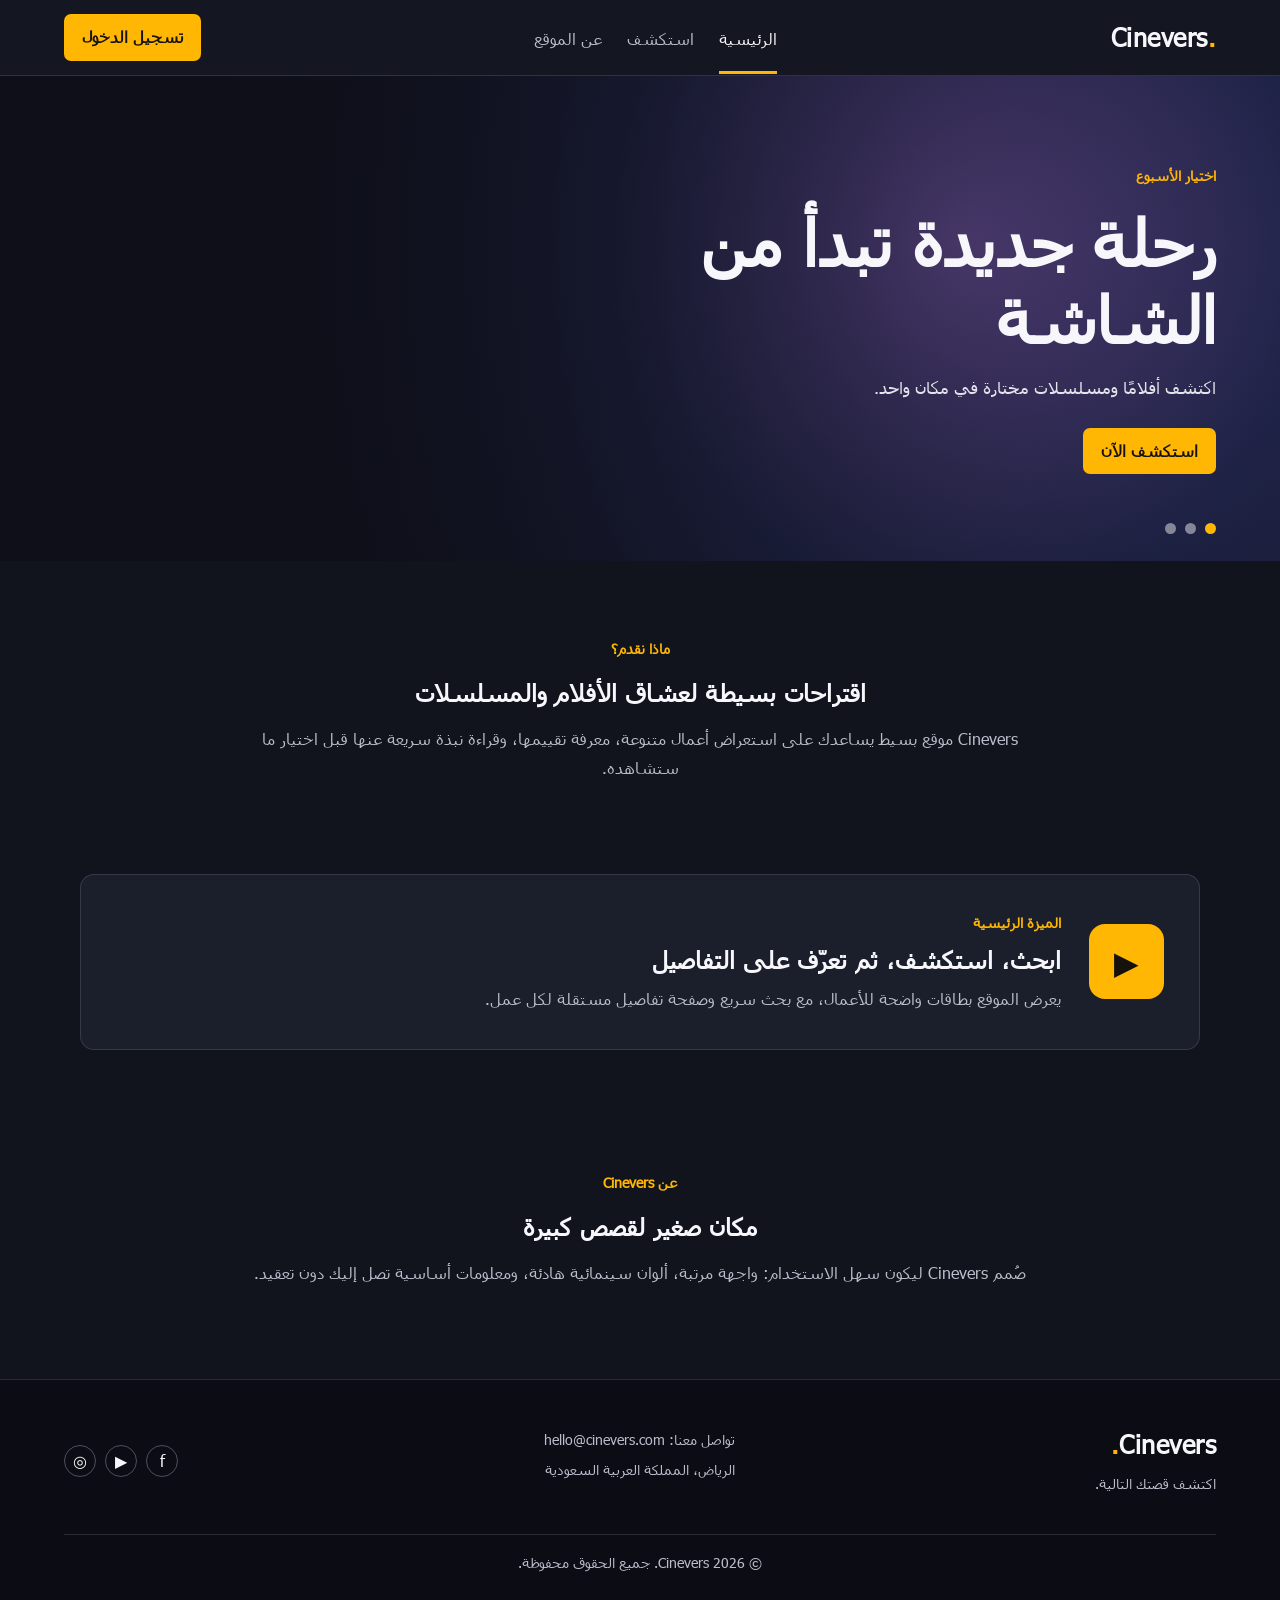
<file: cineverse/index.html>
<!-- دليل تعليمي: هذه الصفحة هي الصفحة الرئيسية. HTML يبني العناصر، CSS يحدد شكلها، وJavaScript في js/script.js يضيف حركة السلايدر. اقرأ التعليقات من الأعلى للأسفل لفهم تسلسل الصفحة. -->
<!DOCTYPE html>
<!-- تحدد لغة الصفحة واتجاه النص -->
<html lang="ar" dir="rtl">
<head>
  <!-- ترميز النصوص العربية -->
  <meta charset="UTF-8">
  <!-- يجعل الصفحة مناسبة لشاشات الهاتف -->
  <meta name="viewport" content="width=device-width, initial-scale=1.0">
  <!-- عنوان الصفحة في المتصفح -->
  <title>Cinevers | عالمك السينمائي</title>
  <!-- ربط ملف CSS الرئيسي -->
  <link rel="stylesheet" href="css/style.css">
</head>
<body>
  <!-- رأس الموقع -->
  <header class="site-header">
    <a class="logo" href="index.html">Cinevers<span>.</span></a>
    <nav class="main-nav" aria-label="التنقل الرئيسي">
      <a class="active" href="index.html">الرئيسية</a>
      <a href="browse.html">استكشف</a>
      <a href="#about">عن الموقع</a>
    </nav>
    <a class="header-button" href="login.html">تسجيل الدخول</a>
  </header>

  <!-- المحتوى الرئيسي -->
  <main>
    <!-- سلايدر الأفلام المميزة -->
    <section class="hero-slider" aria-label="أفلام مميزة">
      <article class="slide slide-one active"><div class="hero-content"><p class="eyebrow">اختيار الأسبوع</p><h1>رحلة جديدة تبدأ من الشاشة</h1><p>اكتشف أفلامًا ومسلسلات مختارة في مكان واحد.</p><a class="primary-button" href="browse.html">استكشف الآن</a></div></article>
      <article class="slide slide-two"><div class="hero-content"><p class="eyebrow">مسلسلات تستحق المشاهدة</p><h1>قصص تبقى في الذاكرة</h1><p>اختر ما يناسب مزاجك وابدأ رحلة المشاهدة.</p><a class="primary-button" href="browse.html">شاهد القائمة</a></div></article>
      <article class="slide slide-three"><div class="hero-content"><p class="eyebrow">الأعلى تقييمًا</p><h1>كل لقطة تحكي حكاية</h1><p>تعرّف على أعمال مميزة مع وصف وتقييم سريع.</p><a class="primary-button" href="browse.html">ابدأ البحث</a></div></article>
      <!-- أزرار الانتقال بين الشرائح -->
      <div class="slider-controls">
        <button class="slider-dot active" data-slide="0" aria-label="الشريحة الأولى"></button>
        <button class="slider-dot" data-slide="1" aria-label="الشريحة الثانية"></button>
        <button class="slider-dot" data-slide="2" aria-label="الشريحة الثالثة"></button>
      </div>
    </section>

    <!-- مقدمة الموقع -->
    <section class="intro-section container"><p class="section-label">ماذا نقدم؟</p><h2>اقتراحات بسيطة لعشاق الأفلام والمسلسلات</h2><p>Cinevers موقع بسيط يساعدك على استعراض أعمال متنوعة، معرفة تقييمها، وقراءة نبذة سريعة عنها قبل اختيار ما ستشاهده.</p></section>

    <!-- الميزة الرئيسية -->
    <section class="feature-section container"><div class="feature-icon">▶</div><div><p class="section-label">الميزة الرئيسية</p><h2>ابحث، استكشف، ثم تعرّف على التفاصيل</h2><p>يعرض الموقع بطاقات واضحة للأعمال، مع بحث سريع وصفحة تفاصيل مستقلة لكل عمل.</p></div></section>

    <!-- معلومات عن الموقع -->
    <section class="about-section container" id="about"><p class="section-label">عن Cinevers</p><h2>مكان صغير لقصص كبيرة</h2><p>صُمم Cinevers ليكون سهل الاستخدام: واجهة مرتبة، ألوان سينمائية هادئة، ومعلومات أساسية تصل إليك دون تعقيد.</p></section>
  </main>

  <!-- تذييل الموقع -->
  <footer class="site-footer">
    <div><a class="logo" href="index.html">Cinevers<span>.</span></a><p>اكتشف قصتك التالية.</p></div>
    <div class="footer-contact"><p>تواصل معنا: hello@cinevers.com</p><p>الرياض، المملكة العربية السعودية</p></div>
    <div class="social-links" aria-label="حسابات التواصل الاجتماعي"><a href="#" aria-label="فيسبوك">f</a><a href="#" aria-label="يوتيوب">▶</a><a href="#" aria-label="إنستغرام">◎</a></div>
    <p class="copyright">© 2026 Cinevers. جميع الحقوق محفوظة.</p>
  </footer>

  <!-- ربط ملف JavaScript -->
  <script src="js/script.js"></script>
</body>
</html>
</file>
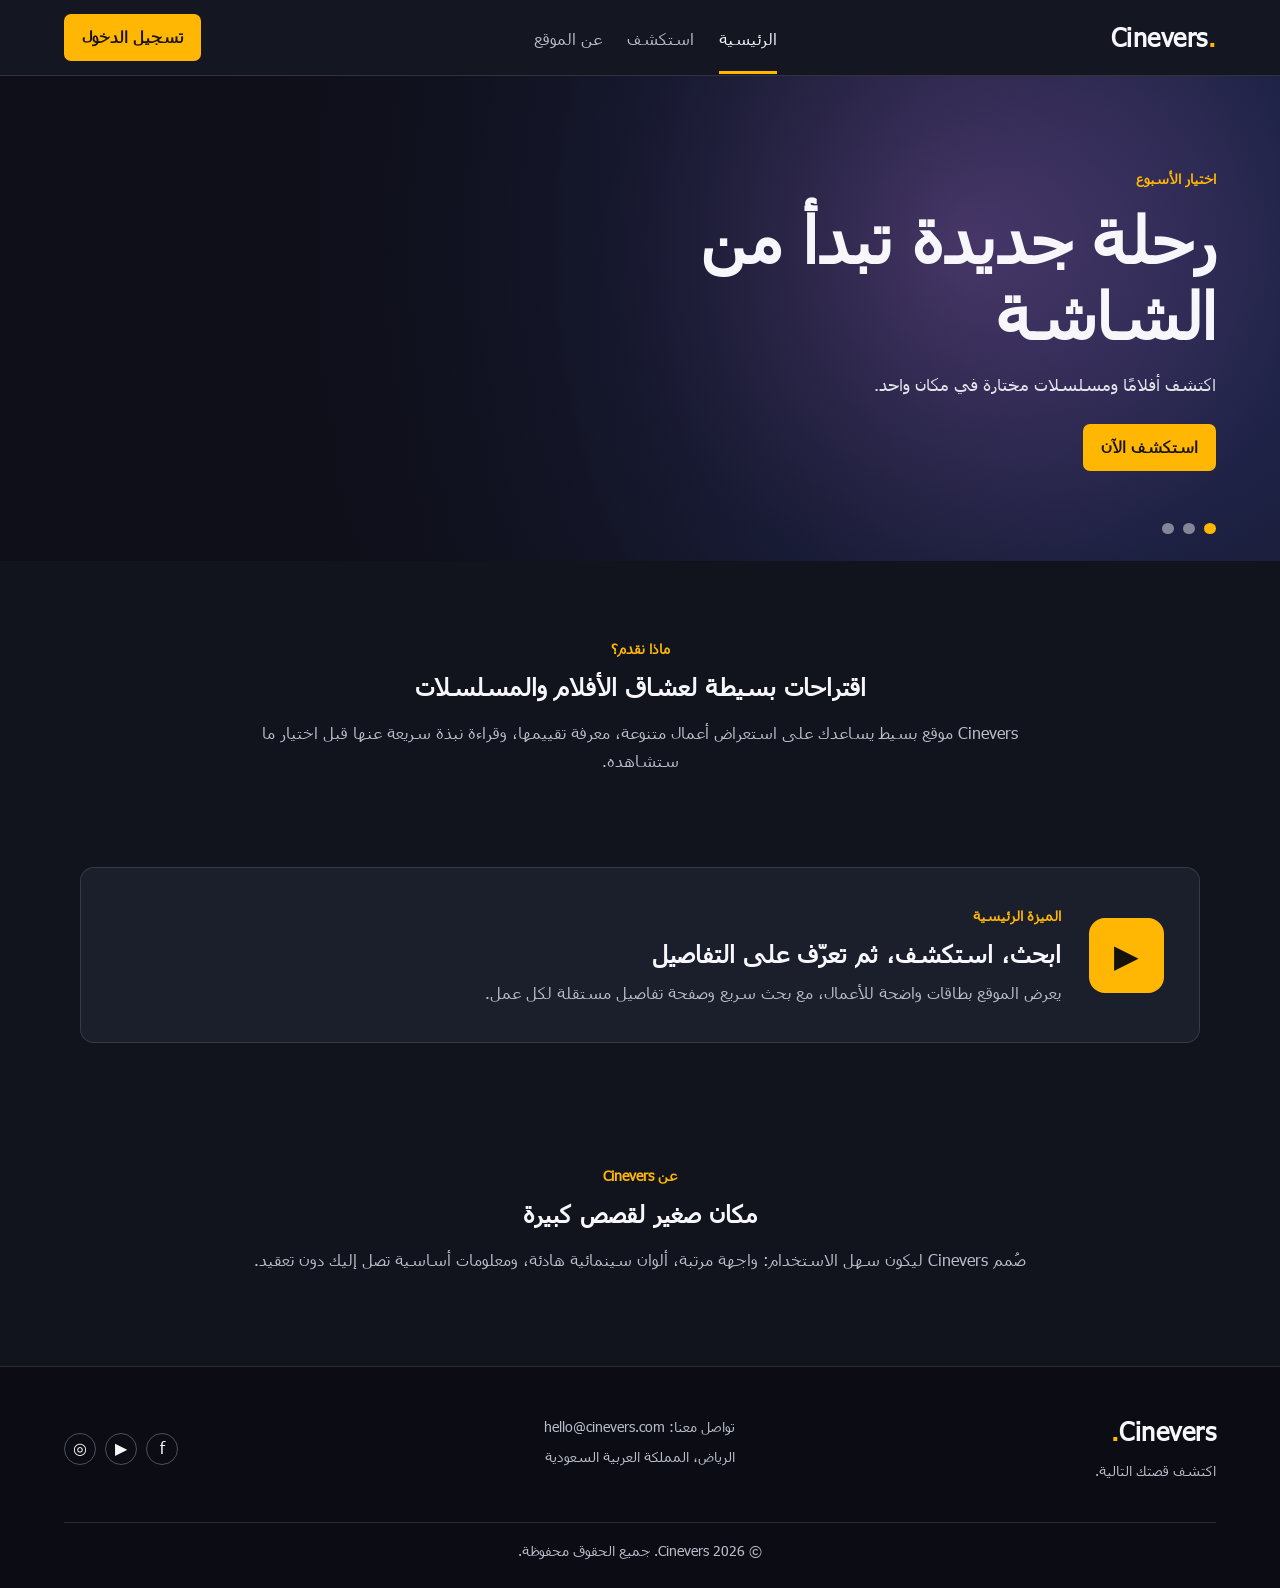
<file: cineverse/cineverse/index.html>
<!DOCTYPE html>
<html lang="ar" dir="rtl">
<head>
  <meta charset="UTF-8">
  <meta name="viewport" content="width=device-width, initial-scale=1.0">
  <title>Cinevers | عالمك السينمائي</title>
  <link rel="stylesheet" href="css/style.css">
</head>
<body>
  <header class="site-header">
    <a class="logo" href="index.html">Cinevers<span>.</span></a>
    <nav class="main-nav" aria-label="التنقل الرئيسي">
      <a class="active" href="index.html">الرئيسية</a>
      <a href="browse.html">استكشف</a>
      <a href="#about">عن الموقع</a>
    </nav>
    <a class="header-button" href="login.html">تسجيل الدخول</a>
  </header>

  <main>
    <section class="hero-slider" aria-label="أفلام مميزة">
      <article class="slide slide-one active">
        <div class="hero-content">
          <p class="eyebrow">اختيار الأسبوع</p>
          <h1>رحلة جديدة تبدأ من الشاشة</h1>
          <p>اكتشف أفلامًا ومسلسلات مختارة في مكان واحد.</p>
          <a class="primary-button" href="browse.html">استكشف الآن</a>
        </div>
      </article>
      <article class="slide slide-two">
        <div class="hero-content">
          <p class="eyebrow">مسلسلات تستحق المشاهدة</p>
          <h1>قصص تبقى في الذاكرة</h1>
          <p>اختر ما يناسب مزاجك وابدأ رحلة المشاهدة.</p>
          <a class="primary-button" href="browse.html">شاهد القائمة</a>
        </div>
      </article>
      <article class="slide slide-three">
        <div class="hero-content">
          <p class="eyebrow">الأعلى تقييمًا</p>
          <h1>كل لقطة تحكي حكاية</h1>
          <p>تعرّف على أعمال مميزة مع وصف وتقييم سريع.</p>
          <a class="primary-button" href="browse.html">ابدأ البحث</a>
        </div>
      </article>
      <div class="slider-controls">
        <button class="slider-dot active" data-slide="0" aria-label="الشريحة الأولى"></button>
        <button class="slider-dot" data-slide="1" aria-label="الشريحة الثانية"></button>
        <button class="slider-dot" data-slide="2" aria-label="الشريحة الثالثة"></button>
      </div>
    </section>

    <section class="intro-section container">
      <p class="section-label">ماذا نقدم؟</p>
      <h2>اقتراحات بسيطة لعشاق الأفلام والمسلسلات</h2>
      <p>Cinevers موقع بسيط يساعدك على استعراض أعمال متنوعة، معرفة تقييمها، وقراءة نبذة سريعة عنها قبل اختيار ما ستشاهده.</p>
    </section>

    <section class="feature-section container">
      <div class="feature-icon">▶</div>
      <div>
        <p class="section-label">الميزة الرئيسية</p>
        <h2>ابحث، استكشف، ثم تعرّف على التفاصيل</h2>
        <p>يعرض الموقع بطاقات واضحة للأعمال، مع بحث سريع وصفحة تفاصيل مستقلة لكل عمل.</p>
      </div>
    </section>

    <section class="about-section container" id="about">
      <p class="section-label">عن Cinevers</p>
      <h2>مكان صغير لقصص كبيرة</h2>
      <p>صُمم Cinevers ليكون سهل الاستخدام: واجهة مرتبة، ألوان سينمائية هادئة، ومعلومات أساسية تصل إليك دون تعقيد.</p>
    </section>
  </main>

  <footer class="site-footer">
    <div>
      <a class="logo" href="index.html">Cinevers<span>.</span></a>
      <p>اكتشف قصتك التالية.</p>
    </div>
    <div class="footer-contact"><p>تواصل معنا: hello@cinevers.com</p><p>الرياض، المملكة العربية السعودية</p></div>
    <div class="social-links" aria-label="حسابات التواصل الاجتماعي">
      <a href="#" aria-label="فيسبوك">f</a><a href="#" aria-label="يوتيوب">▶</a><a href="#" aria-label="إنستغرام">◎</a>
    </div>
    <p class="copyright">© 2026 Cinevers. جميع الحقوق محفوظة.</p>
  </footer>
  <script src="js/script.js"></script>
</body>
</html>
</file>
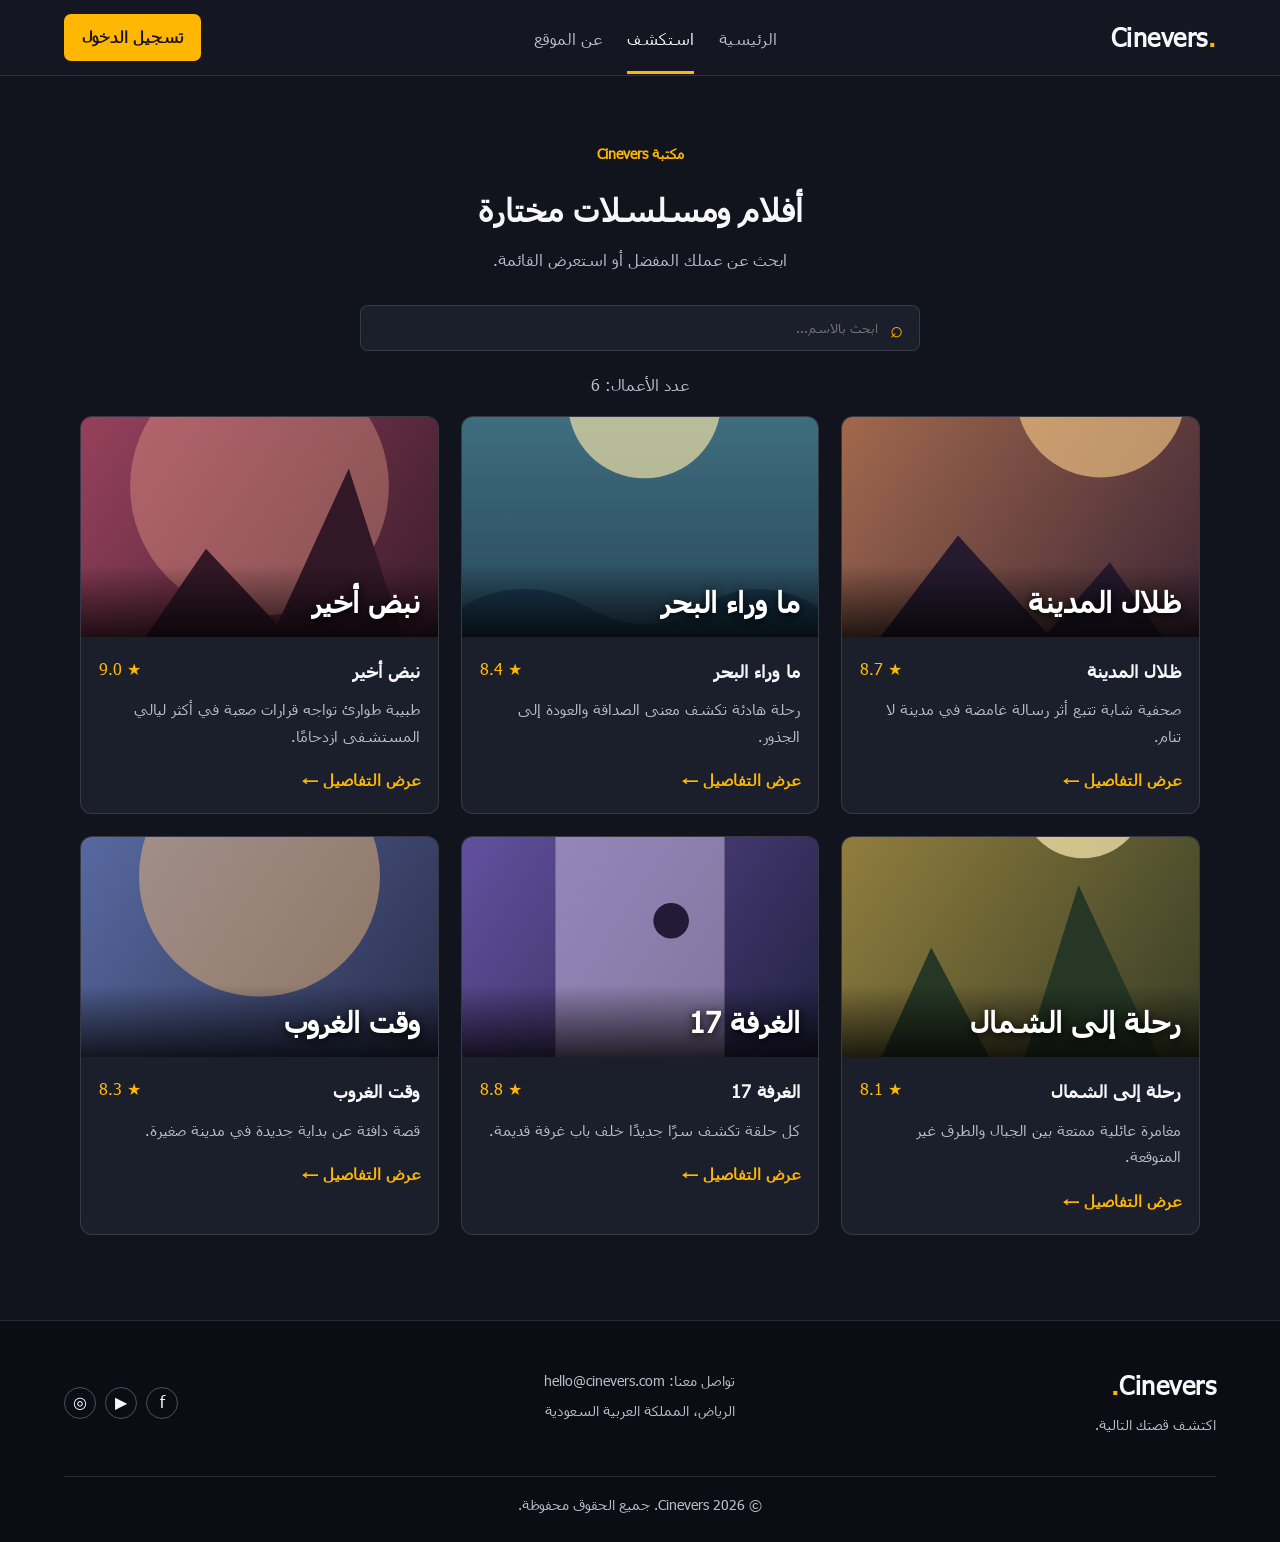
<file: cineverse/browse.html>
<!-- دليل تعليمي: صفحة الاستكشاف. مربع البحث والبطاقات يتم التحكم بهما من JavaScript، بينما CSS ينظم شكل شبكة البطاقات. -->
<!DOCTYPE html>
<!-- صفحة استعراض الأفلام -->
<html lang="ar" dir="rtl">
<head>
  <meta charset="UTF-8">
  <meta name="viewport" content="width=device-width, initial-scale=1.0">
  <title>استكشف | Cinevers</title>
  <!-- ملف التنسيق -->
  <link rel="stylesheet" href="css/style.css">
</head>
<body>
  <!-- رأس الموقع -->
  <header class="site-header"><a class="logo" href="index.html">Cinevers<span>.</span></a><nav class="main-nav" aria-label="التنقل الرئيسي"><a href="index.html">الرئيسية</a><a class="active" href="browse.html">استكشف</a><a href="index.html#about">عن الموقع</a></nav><a class="header-button" href="login.html">تسجيل الدخول</a></header>
  <!-- محتوى البحث والبطاقات -->
  <main class="browse-page container"><div class="page-heading"><p class="section-label">مكتبة Cinevers</p><h1>أفلام ومسلسلات مختارة</h1><p>ابحث عن عملك المفضل أو استعرض القائمة.</p></div><label class="search-box" for="search-input"><span>⌕</span><input id="search-input" type="search" placeholder="ابحث بالاسم..." autocomplete="off"></label><p class="results-message" id="results-message"></p><!-- JavaScript يضيف البطاقات هنا --><section class="cards-grid" id="cards-grid" aria-label="قائمة الأعمال"></section></main>
  <!-- تذييل الموقع -->
  <footer class="site-footer"><div><a class="logo" href="index.html">Cinevers<span>.</span></a><p>اكتشف قصتك التالية.</p></div><div class="footer-contact"><p>تواصل معنا: hello@cinevers.com</p><p>الرياض، المملكة العربية السعودية</p></div><div class="social-links" aria-label="حسابات التواصل الاجتماعي"><a href="#" aria-label="فيسبوك">f</a><a href="#" aria-label="يوتيوب">▶</a><a href="#" aria-label="إنستغرام">◎</a></div><p class="copyright">© 2026 Cinevers. جميع الحقوق محفوظة.</p></footer>
  <!-- ملف JavaScript -->
  <script src="js/script.js"></script>
</body>
</html>
</file>
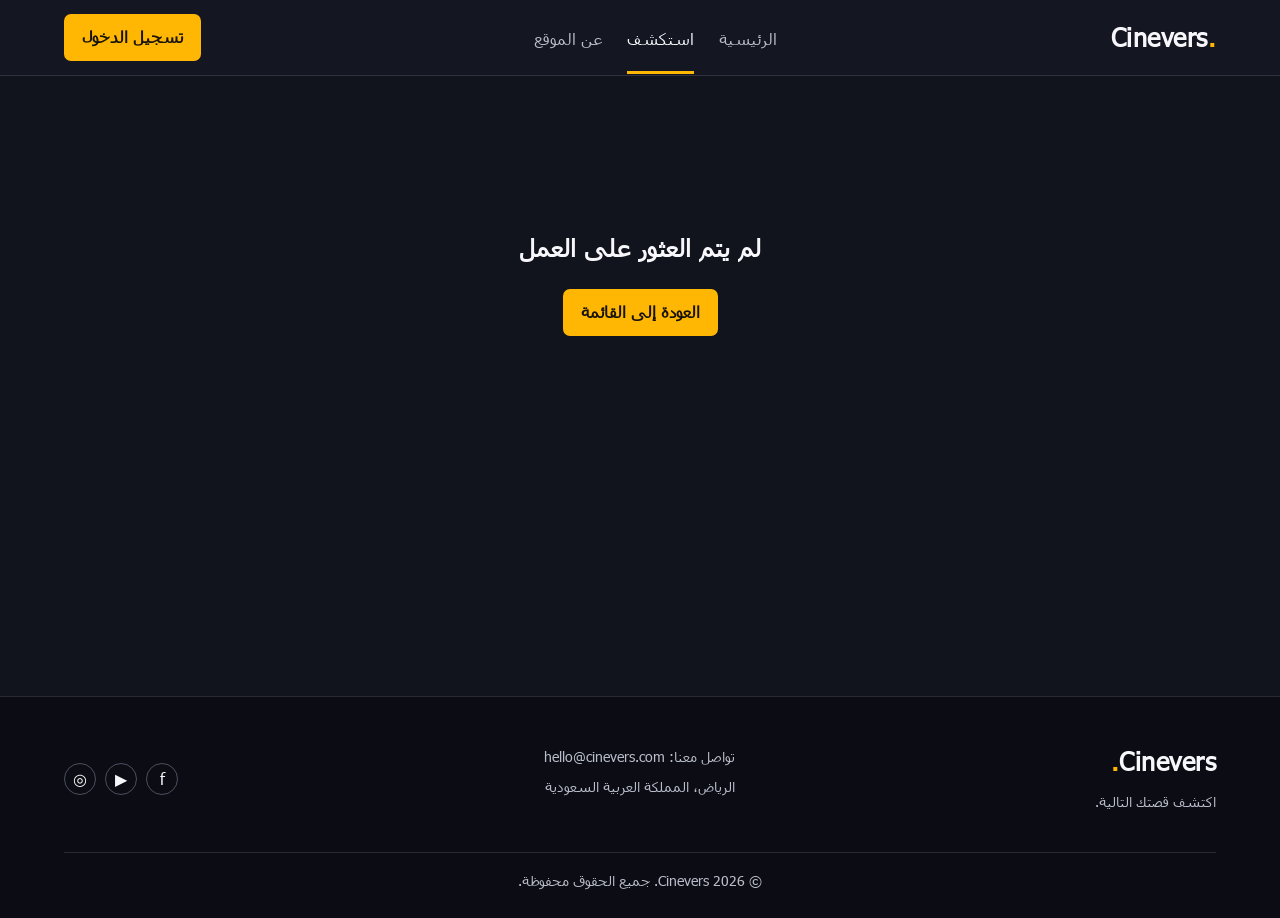
<file: cineverse/details.html>
<!-- دليل تعليمي: صفحة التفاصيل لا تحتوي تفاصيل ثابتة؛ JavaScript يقرأ id من الرابط ثم يبحث عن العمل المناسب ويضع بياناته داخل main ذي المعرف details-page. -->
<!DOCTYPE html>
<!-- صفحة تفاصيل العمل -->
<html lang="ar" dir="rtl">
<head>
  <meta charset="UTF-8">
  <meta name="viewport" content="width=device-width, initial-scale=1.0">
  <title>التفاصيل | Cinevers</title>
  <link rel="stylesheet" href="css/style.css">
</head>
<body>
  <!-- رأس الموقع -->
  <header class="site-header"><a class="logo" href="index.html">Cinevers<span>.</span></a><nav class="main-nav" aria-label="التنقل الرئيسي"><a href="index.html">الرئيسية</a><a class="active" href="browse.html">استكشف</a><a href="index.html#about">عن الموقع</a></nav><a class="header-button" href="login.html">تسجيل الدخول</a></header>
  <!-- JavaScript يضع تفاصيل العمل المختار هنا -->
  <main class="details-page container" id="details-page"></main>
  <!-- تذييل الموقع -->
  <footer class="site-footer"><div><a class="logo" href="index.html">Cinevers<span>.</span></a><p>اكتشف قصتك التالية.</p></div><div class="footer-contact"><p>تواصل معنا: hello@cinevers.com</p><p>الرياض، المملكة العربية السعودية</p></div><div class="social-links" aria-label="حسابات التواصل الاجتماعي"><a href="#" aria-label="فيسبوك">f</a><a href="#" aria-label="يوتيوب">▶</a><a href="#" aria-label="إنستغرام">◎</a></div><p class="copyright">© 2026 Cinevers. جميع الحقوق محفوظة.</p></footer>
  <script src="js/script.js"></script>
</body>
</html>
</file>
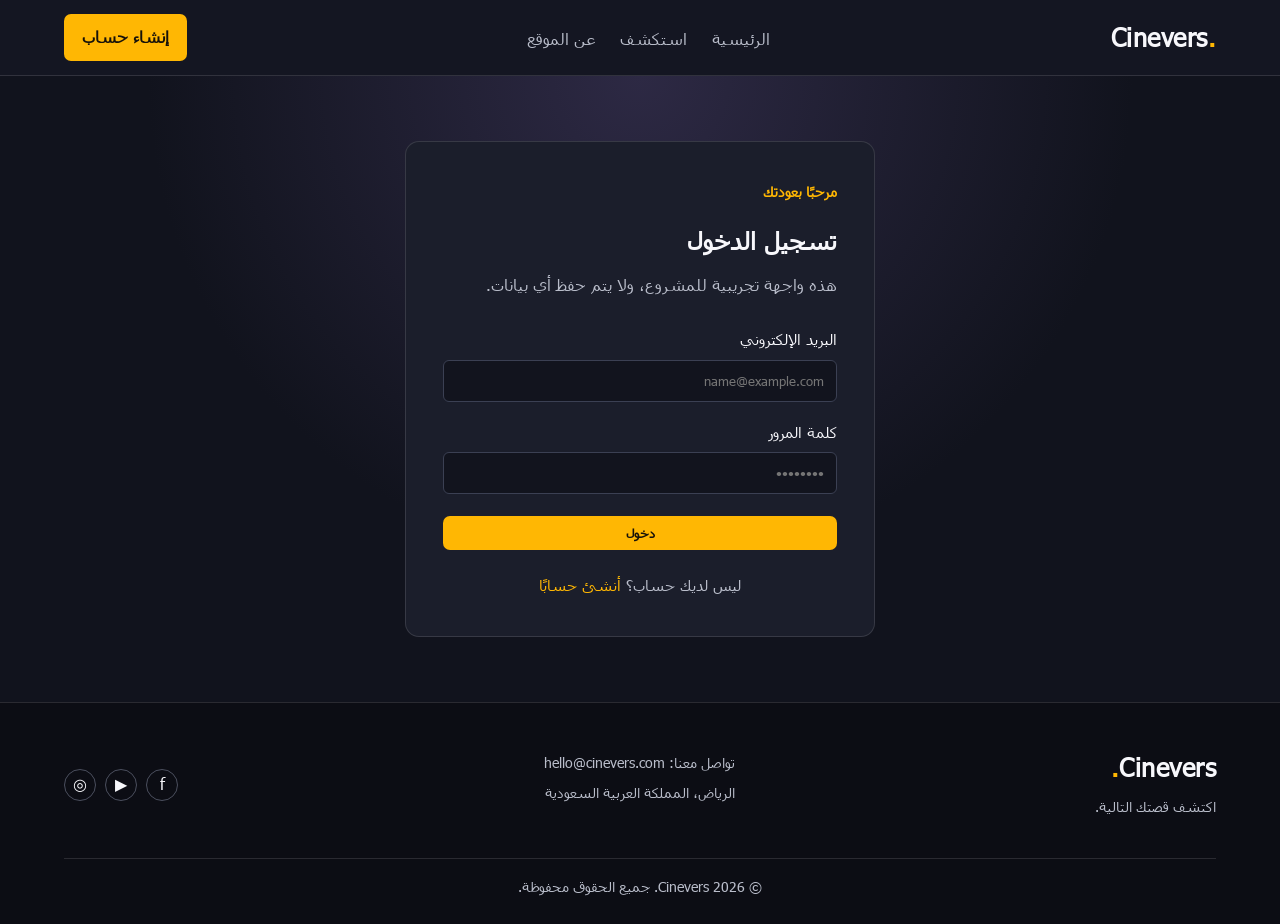
<file: cineverse/login.html>
<!DOCTYPE html>
<!-- صفحة تسجيل الدخول -->
<html lang="ar" dir="rtl">
<head>
  <meta charset="UTF-8">
  <meta name="viewport" content="width=device-width, initial-scale=1.0">
  <title>تسجيل الدخول | Cinevers</title>
  <link rel="stylesheet" href="css/style.css">
</head>
<body class="account-page">
  <!-- رأس الموقع -->
  <header class="site-header"><a class="logo" href="index.html">Cinevers<span>.</span></a><nav class="main-nav" aria-label="التنقل الرئيسي"><a href="index.html">الرئيسية</a><a href="browse.html">استكشف</a><a href="index.html#about">عن الموقع</a></nav><a class="header-button" href="signup.html">إنشاء حساب</a></header>
  <!-- نموذج تسجيل الدخول -->
  <main class="account-main"><section class="account-card"><p class="section-label">مرحبًا بعودتك</p><h1>تسجيل الدخول</h1><p>هذه واجهة تجريبية للمشروع، ولا يتم حفظ أي بيانات.</p><form class="account-form"><label>البريد الإلكتروني<input type="email" placeholder="name@example.com" required></label><label>كلمة المرور<input type="password" placeholder="••••••••" required></label><button class="primary-button" type="submit">دخول</button></form><p class="form-note">ليس لديك حساب؟ <a href="signup.html">أنشئ حسابًا</a></p></section></main>
  <!-- تذييل الموقع -->
  <footer class="site-footer"><div><a class="logo" href="index.html">Cinevers<span>.</span></a><p>اكتشف قصتك التالية.</p></div><div class="footer-contact"><p>تواصل معنا: hello@cinevers.com</p><p>الرياض، المملكة العربية السعودية</p></div><div class="social-links" aria-label="حسابات التواصل الاجتماعي"><a href="#" aria-label="فيسبوك">f</a><a href="#" aria-label="يوتيوب">▶</a><a href="#" aria-label="إنستغرام">◎</a></div><p class="copyright">© 2026 Cinevers. جميع الحقوق محفوظة.</p></footer>
  <script src="js/script.js"></script>
</body>
</html>
</file>
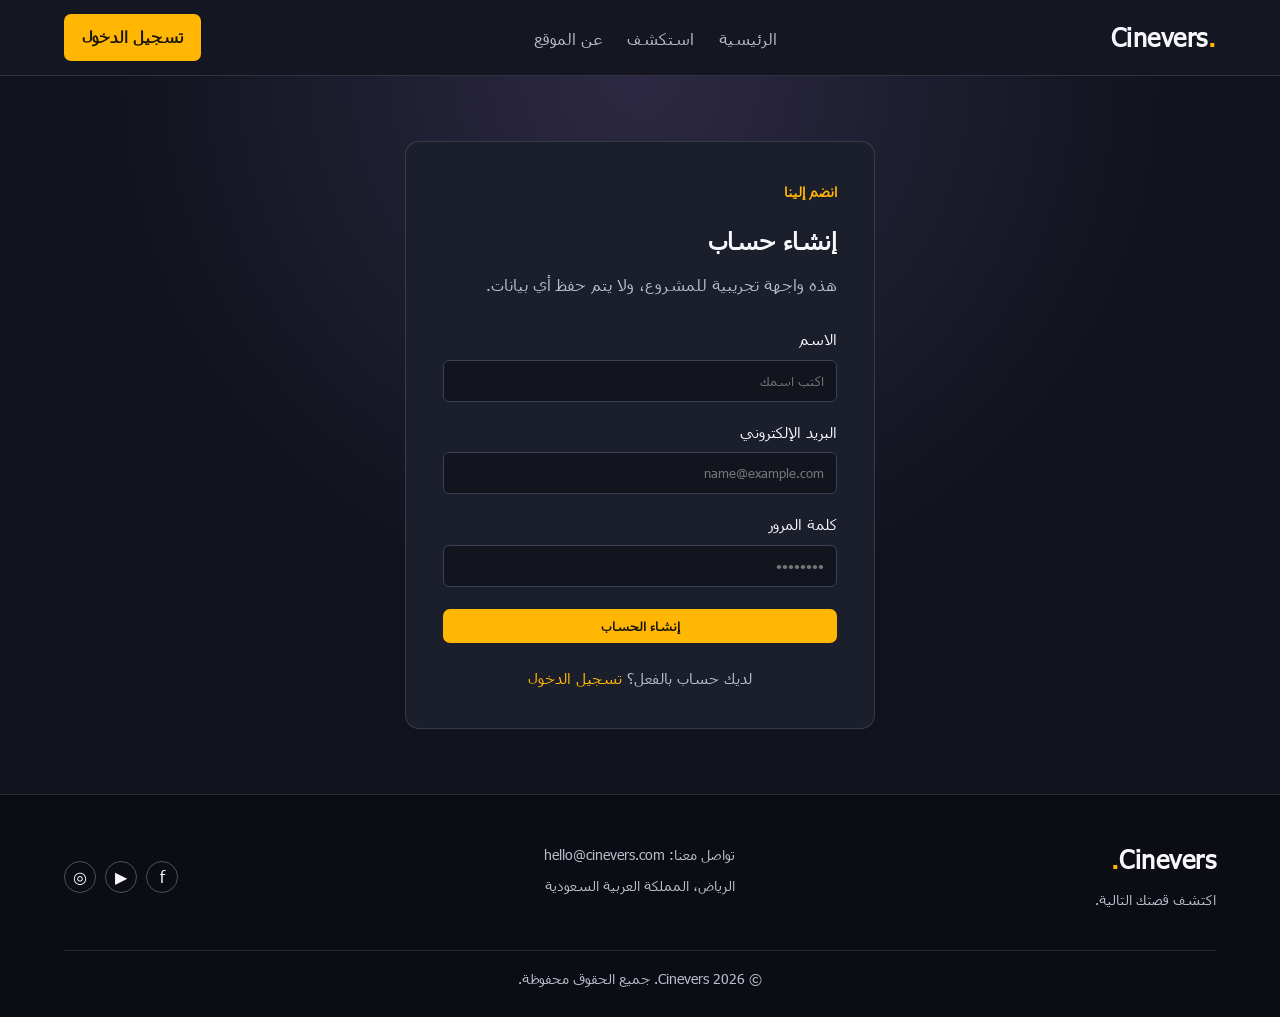
<file: cineverse/signup.html>
<!DOCTYPE html>
<!-- صفحة إنشاء حساب -->
<html lang="ar" dir="rtl">
<head>
  <meta charset="UTF-8">
  <meta name="viewport" content="width=device-width, initial-scale=1.0">
  <title>إنشاء حساب | Cinevers</title>
  <link rel="stylesheet" href="css/style.css">
</head>
<body class="account-page">
  <!-- رأس الموقع -->
  <header class="site-header"><a class="logo" href="index.html">Cinevers<span>.</span></a><nav class="main-nav" aria-label="التنقل الرئيسي"><a href="index.html">الرئيسية</a><a href="browse.html">استكشف</a><a href="index.html#about">عن الموقع</a></nav><a class="header-button" href="login.html">تسجيل الدخول</a></header>
  <!-- نموذج إنشاء الحساب -->
  <main class="account-main"><section class="account-card"><p class="section-label">انضم إلينا</p><h1>إنشاء حساب</h1><p>هذه واجهة تجريبية للمشروع، ولا يتم حفظ أي بيانات.</p><form class="account-form"><label>الاسم<input type="text" placeholder="اكتب اسمك" required></label><label>البريد الإلكتروني<input type="email" placeholder="name@example.com" required></label><label>كلمة المرور<input type="password" placeholder="••••••••" required></label><button class="primary-button" type="submit">إنشاء الحساب</button></form><p class="form-note">لديك حساب بالفعل؟ <a href="login.html">تسجيل الدخول</a></p></section></main>
  <!-- تذييل الموقع -->
  <footer class="site-footer"><div><a class="logo" href="index.html">Cinevers<span>.</span></a><p>اكتشف قصتك التالية.</p></div><div class="footer-contact"><p>تواصل معنا: hello@cinevers.com</p><p>الرياض، المملكة العربية السعودية</p></div><div class="social-links" aria-label="حسابات التواصل الاجتماعي"><a href="#" aria-label="فيسبوك">f</a><a href="#" aria-label="يوتيوب">▶</a><a href="#" aria-label="إنستغرام">◎</a></div><p class="copyright">© 2026 Cinevers. جميع الحقوق محفوظة.</p></footer>
  <script src="js/script.js"></script>
</body>
</html>
</file>
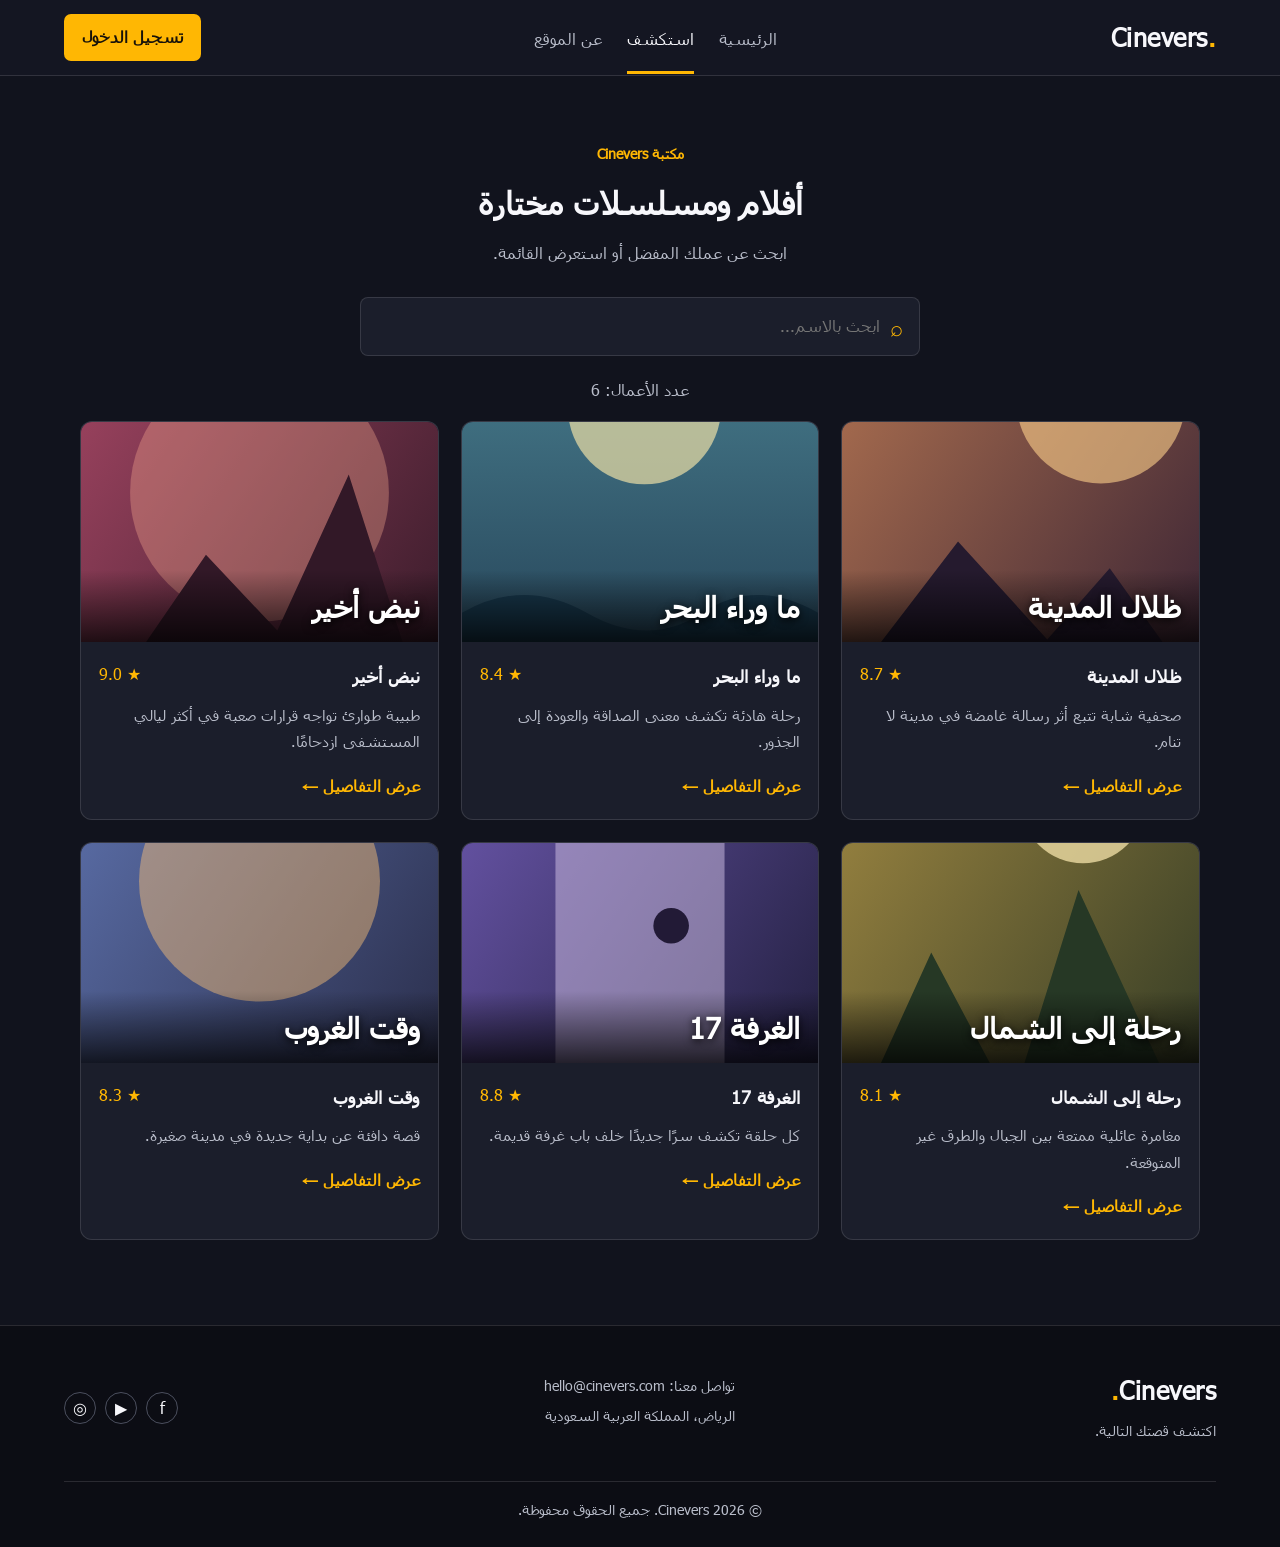
<file: cineverse/cineverse/browse.html>
<!DOCTYPE html>
<html lang="ar" dir="rtl">
<head><meta charset="UTF-8"><meta name="viewport" content="width=device-width, initial-scale=1.0"><title>استكشف | Cinevers</title><link rel="stylesheet" href="css/style.css"></head>
<body>
  <header class="site-header"><a class="logo" href="index.html">Cinevers<span>.</span></a><nav class="main-nav" aria-label="التنقل الرئيسي"><a href="index.html">الرئيسية</a><a class="active" href="browse.html">استكشف</a><a href="index.html#about">عن الموقع</a></nav><a class="header-button" href="login.html">تسجيل الدخول</a></header>
  <main class="browse-page container">
    <div class="page-heading"><p class="section-label">مكتبة Cinevers</p><h1>أفلام ومسلسلات مختارة</h1><p>ابحث عن عملك المفضل أو استعرض القائمة.</p></div>
    <label class="search-box" for="search-input"><span>⌕</span><input id="search-input" type="search" placeholder="ابحث بالاسم..." autocomplete="off"></label>
    <p class="results-message" id="results-message"></p>
    <section class="cards-grid" id="cards-grid" aria-label="قائمة الأعمال"></section>
  </main>
  <footer class="site-footer"><div><a class="logo" href="index.html">Cinevers<span>.</span></a><p>اكتشف قصتك التالية.</p></div><div class="footer-contact"><p>تواصل معنا: hello@cinevers.com</p><p>الرياض، المملكة العربية السعودية</p></div><div class="social-links" aria-label="حسابات التواصل الاجتماعي"><a href="#" aria-label="فيسبوك">f</a><a href="#" aria-label="يوتيوب">▶</a><a href="#" aria-label="إنستغرام">◎</a></div><p class="copyright">© 2026 Cinevers. جميع الحقوق محفوظة.</p></footer>
  <script src="js/script.js"></script>
</body>
</html>
</file>
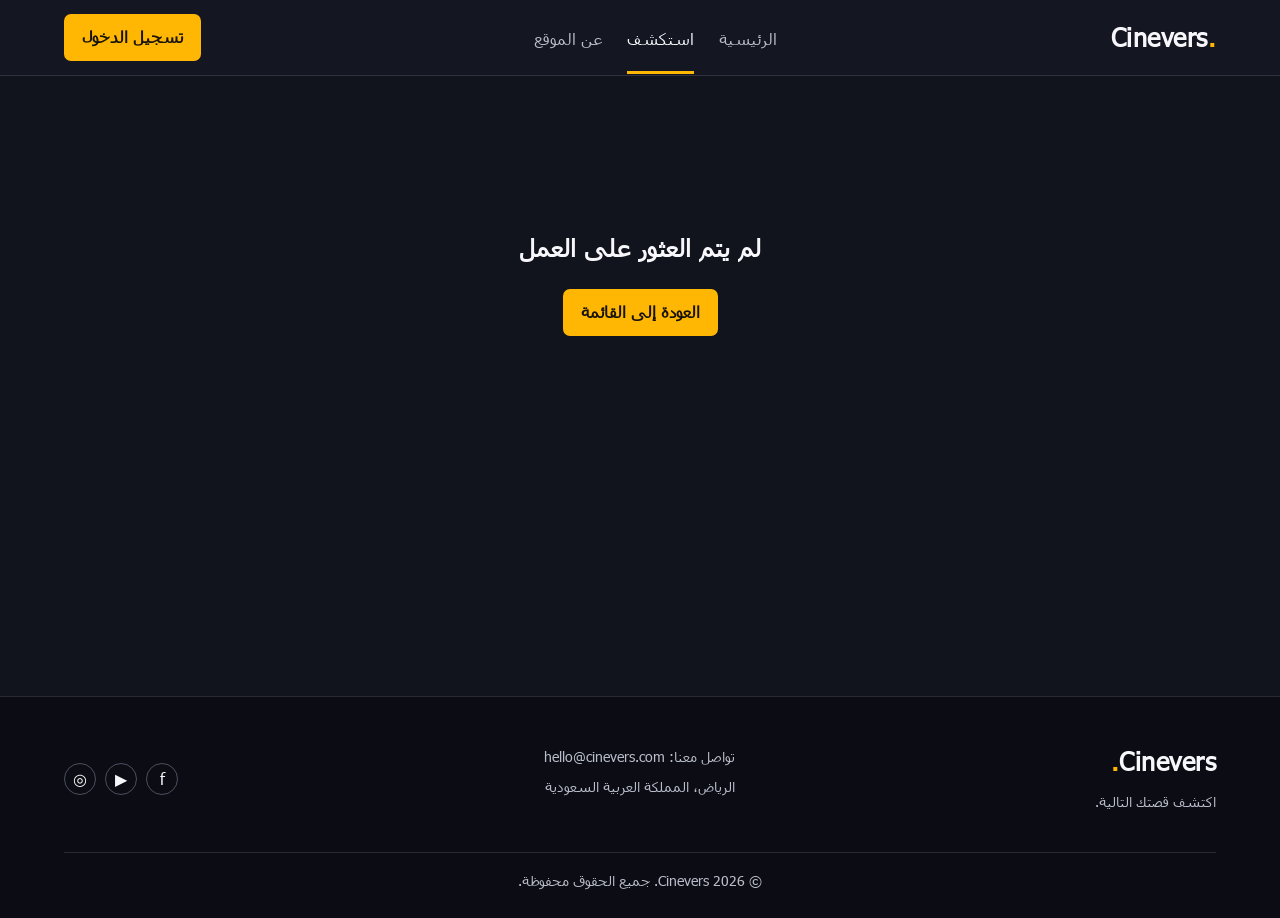
<file: cineverse/cineverse/details.html>
<!DOCTYPE html>
<html lang="ar" dir="rtl">
<head><meta charset="UTF-8"><meta name="viewport" content="width=device-width, initial-scale=1.0"><title>التفاصيل | Cinevers</title><link rel="stylesheet" href="css/style.css"></head>
<body>
  <header class="site-header"><a class="logo" href="index.html">Cinevers<span>.</span></a><nav class="main-nav" aria-label="التنقل الرئيسي"><a href="index.html">الرئيسية</a><a class="active" href="browse.html">استكشف</a><a href="index.html#about">عن الموقع</a></nav><a class="header-button" href="login.html">تسجيل الدخول</a></header>
  <main class="details-page container" id="details-page"></main>
  <footer class="site-footer"><div><a class="logo" href="index.html">Cinevers<span>.</span></a><p>اكتشف قصتك التالية.</p></div><div class="footer-contact"><p>تواصل معنا: hello@cinevers.com</p><p>الرياض، المملكة العربية السعودية</p></div><div class="social-links" aria-label="حسابات التواصل الاجتماعي"><a href="#" aria-label="فيسبوك">f</a><a href="#" aria-label="يوتيوب">▶</a><a href="#" aria-label="إنستغرام">◎</a></div><p class="copyright">© 2026 Cinevers. جميع الحقوق محفوظة.</p></footer>
  <script src="js/script.js"></script>
</body>
</html>
</file>
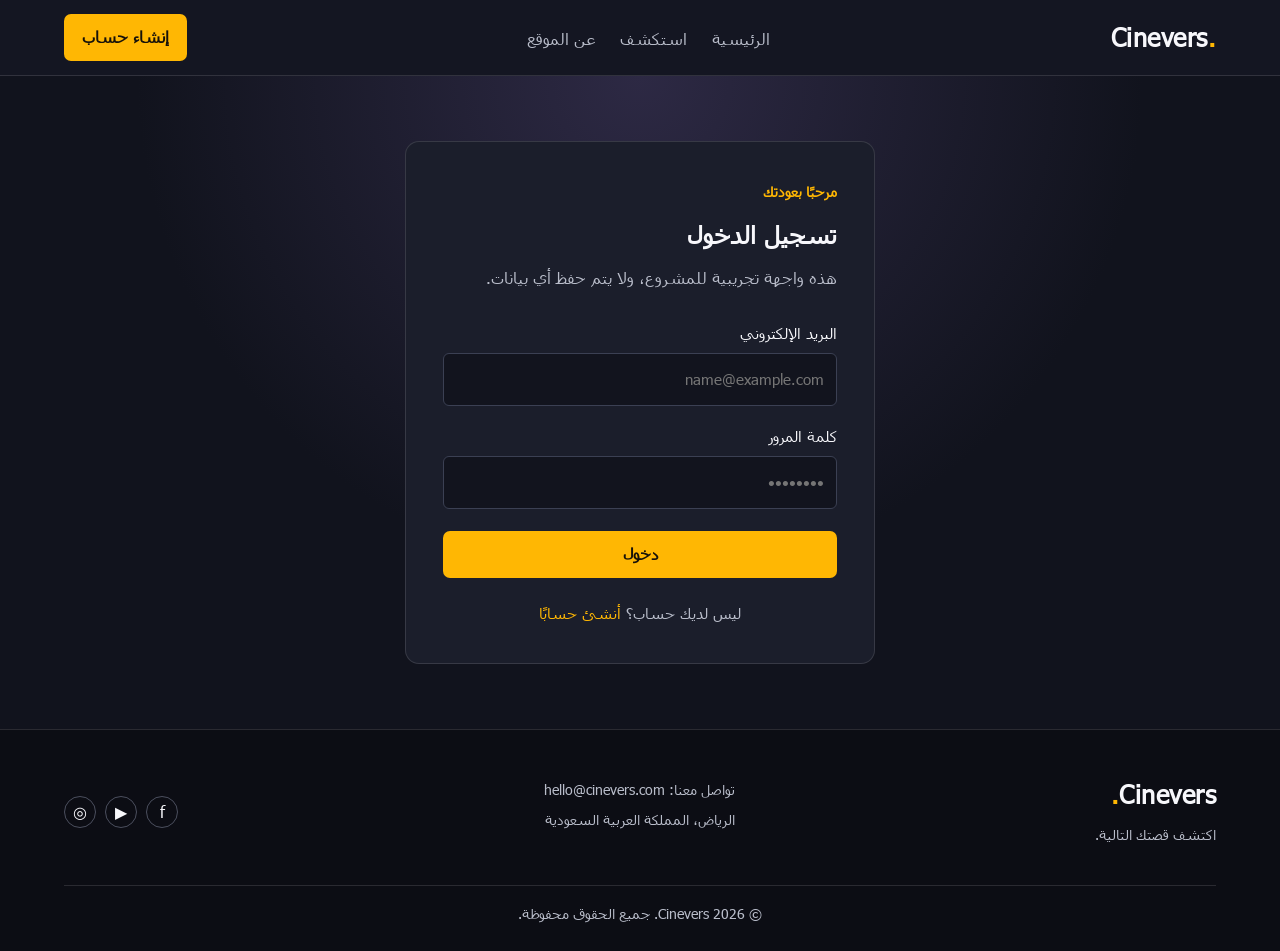
<file: cineverse/cineverse/login.html>
<!DOCTYPE html>
<html lang="ar" dir="rtl">
<head><meta charset="UTF-8"><meta name="viewport" content="width=device-width, initial-scale=1.0"><title>تسجيل الدخول | Cinevers</title><link rel="stylesheet" href="css/style.css"></head>
<body class="account-page">
  <header class="site-header"><a class="logo" href="index.html">Cinevers<span>.</span></a><nav class="main-nav" aria-label="التنقل الرئيسي"><a href="index.html">الرئيسية</a><a href="browse.html">استكشف</a><a href="index.html#about">عن الموقع</a></nav><a class="header-button" href="signup.html">إنشاء حساب</a></header>
  <main class="account-main"><section class="account-card"><p class="section-label">مرحبًا بعودتك</p><h1>تسجيل الدخول</h1><p>هذه واجهة تجريبية للمشروع، ولا يتم حفظ أي بيانات.</p><form class="account-form"><label>البريد الإلكتروني<input type="email" placeholder="name@example.com" required></label><label>كلمة المرور<input type="password" placeholder="••••••••" required></label><button class="primary-button" type="submit">دخول</button></form><p class="form-note">ليس لديك حساب؟ <a href="signup.html">أنشئ حسابًا</a></p></section></main>
  <footer class="site-footer"><div><a class="logo" href="index.html">Cinevers<span>.</span></a><p>اكتشف قصتك التالية.</p></div><div class="footer-contact"><p>تواصل معنا: hello@cinevers.com</p><p>الرياض، المملكة العربية السعودية</p></div><div class="social-links" aria-label="حسابات التواصل الاجتماعي"><a href="#" aria-label="فيسبوك">f</a><a href="#" aria-label="يوتيوب">▶</a><a href="#" aria-label="إنستغرام">◎</a></div><p class="copyright">© 2026 Cinevers. جميع الحقوق محفوظة.</p></footer>
  <script src="js/script.js"></script>
</body>
</html>
</file>
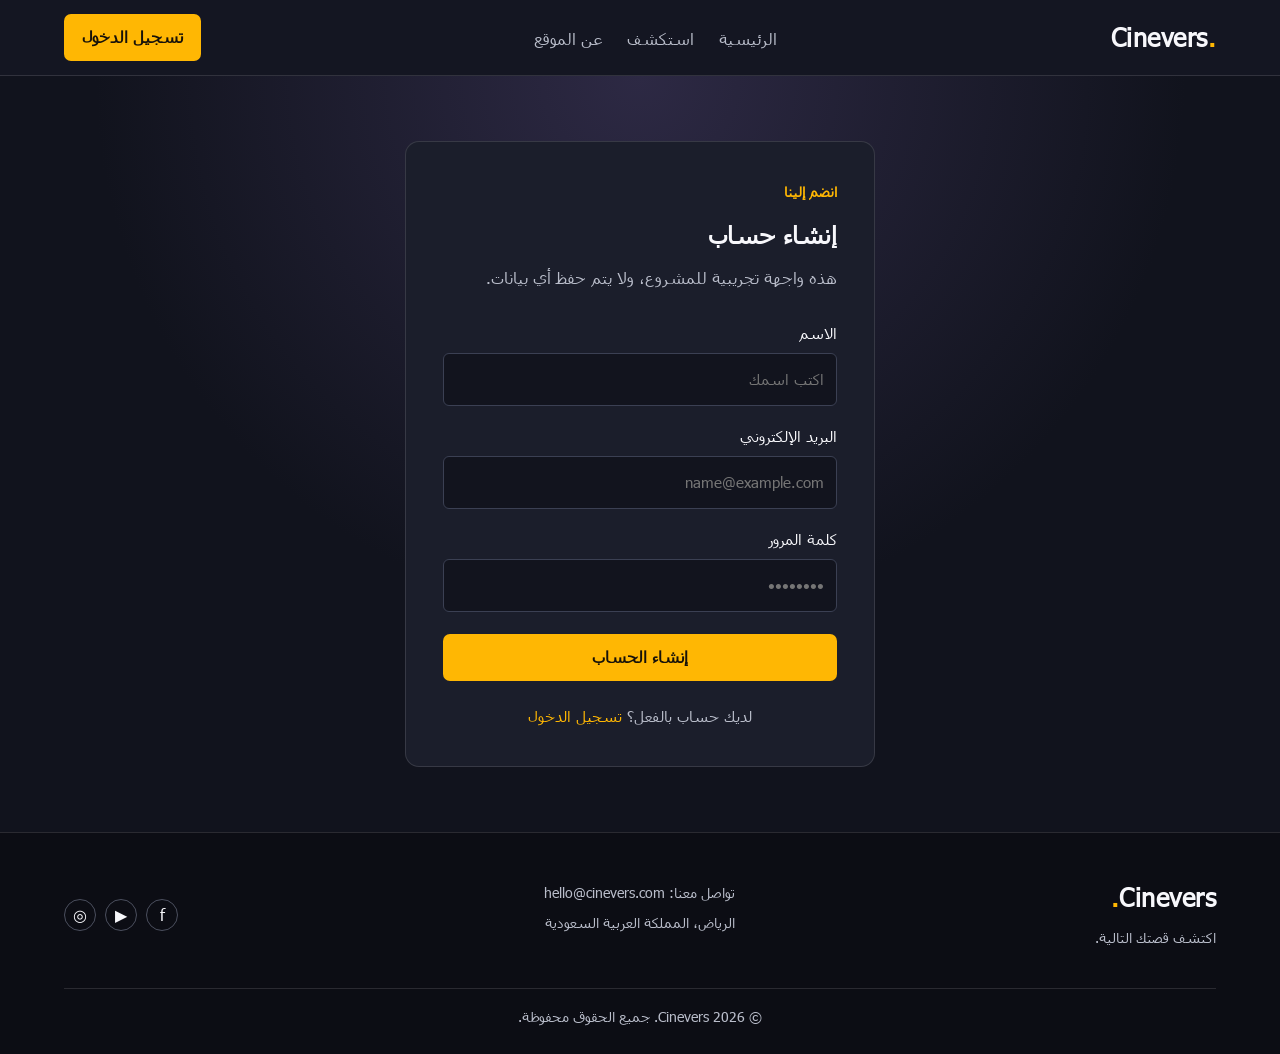
<file: cineverse/cineverse/signup.html>
<!DOCTYPE html>
<html lang="ar" dir="rtl">
<head><meta charset="UTF-8"><meta name="viewport" content="width=device-width, initial-scale=1.0"><title>إنشاء حساب | Cinevers</title><link rel="stylesheet" href="css/style.css"></head>
<body class="account-page">
  <header class="site-header"><a class="logo" href="index.html">Cinevers<span>.</span></a><nav class="main-nav" aria-label="التنقل الرئيسي"><a href="index.html">الرئيسية</a><a href="browse.html">استكشف</a><a href="index.html#about">عن الموقع</a></nav><a class="header-button" href="login.html">تسجيل الدخول</a></header>
  <main class="account-main"><section class="account-card"><p class="section-label">انضم إلينا</p><h1>إنشاء حساب</h1><p>هذه واجهة تجريبية للمشروع، ولا يتم حفظ أي بيانات.</p><form class="account-form"><label>الاسم<input type="text" placeholder="اكتب اسمك" required></label><label>البريد الإلكتروني<input type="email" placeholder="name@example.com" required></label><label>كلمة المرور<input type="password" placeholder="••••••••" required></label><button class="primary-button" type="submit">إنشاء الحساب</button></form><p class="form-note">لديك حساب بالفعل؟ <a href="login.html">تسجيل الدخول</a></p></section></main>
  <footer class="site-footer"><div><a class="logo" href="index.html">Cinevers<span>.</span></a><p>اكتشف قصتك التالية.</p></div><div class="footer-contact"><p>تواصل معنا: hello@cinevers.com</p><p>الرياض، المملكة العربية السعودية</p></div><div class="social-links" aria-label="حسابات التواصل الاجتماعي"><a href="#" aria-label="فيسبوك">f</a><a href="#" aria-label="يوتيوب">▶</a><a href="#" aria-label="إنستغرام">◎</a></div><p class="copyright">© 2026 Cinevers. جميع الحقوق محفوظة.</p></footer>
  <script src="js/script.js"></script>
</body>
</html>
</file>
<file: cineverse/css/style.css>
/* CINEVERSE - Beginner-friendly CSS */

/*
تعريف خط خاص بالمشروع.
font-family يعطي الخط اسمًا يمكن استخدامه لاحقًا داخل CSS.
src يحدد مكان ملف الخط داخل المشروع. استخدام خط محلي يجعل شكل الموقع ثابتًا دون الاعتماد على مكتبة خطوط خارجية.
*/
@font-face {
    font-family: "CineversFont";
    src: url("../assets/fonts/CineversFont.ttf");
}

/*
النجمة * تعني جميع عناصر الصفحة.
box-sizing: border-box يجعل العرض والارتفاع يشملان padding و border، لذلك تصبح حسابات أحجام العناصر أسهل وأكثر استقرارًا.
*/
* { box-sizing: border-box; }
/*
scroll-behavior: smooth يجعل الانتقال إلى الروابط الداخلية مثل #about انتقالًا تدريجيًا بدل القفز المفاجئ.
*/
html { scroll-behavior: smooth; }
/*
تنسيق الجسم الرئيسي للصفحة.
margin: 0 يزيل المسافة الافتراضية حول الصفحة.
background-color يحدد الخلفية الداكنة.
color يحدد لون النص الافتراضي.
font-family يحدد الخط مع بدائل احتياطية.
line-height يزيد المسافة بين الأسطر لتسهيل القراءة.
*/
body { margin: 0; background-color: #11131d; color: #f7f7fb; font-family: "CineversFont", Tahoma, Arial, sans-serif; line-height: 1.8; }
/*
تنسيق الروابط بشكل عام.
color: inherit يجعل الرابط يرث لون العنصر الأب.
text-decoration: none يزيل الخط السفلي الافتراضي حتى يتحكم التصميم بمظهر الرابط.
*/
a { color: inherit; text-decoration: none; }
/*
يجعل الأزرار وحقول الإدخال تستخدم نفس خط الموقع للحفاظ على هوية بصرية موحدة.
*/
button, input { font-family: inherit; }

/* Main content container */
/*
حاوية عامة يعاد استخدامها في عدة صفحات، لذلك استخدمنا Class وليس ID.
width: 90% يجعل المحتوى يأخذ معظم الشاشة مع ترك هوامش جانبية.
max-width يمنع المحتوى من التمدد أكثر من اللازم على الشاشات الكبيرة.
margin-left/right: auto يضعان الحاوية في منتصف الصفحة.
*/
.container { width: 90%; max-width: 1120px; margin-left: auto; margin-right: auto; }

/* Header */
/*
رأس الموقع العلوي.
display: flex يستخدم Flexbox لترتيب الشعار والتنقل والزر في صف واحد.
align-items: center يوسّط العناصر عموديًا.
justify-content: space-between يوزع العناصر على عرض الرأس.
gap يضيف مسافة آمنة بين العناصر.
*/
.site-header { min-height: 76px; padding-left: 5%; padding-right: 5%; display: flex; align-items: center; justify-content: space-between; gap: 20px; background-color: #141622; border-bottom: 1px solid rgba(255,255,255,0.12); }
/*
تنسيق شعار الموقع. direction: ltr يحافظ على اتجاه اسم Cinevers الإنجليزي.
font-size وfont-weight يبرزان الشعار، وletter-spacing يضيف مسافة بسيطة بين الحروف.
*/
.logo { direction: ltr; font-size: 1.55rem; font-weight: bold; letter-spacing: 0.5px; }
.logo span { color: #ffb703; }
/*
يستخدم Flexbox لترتيب روابط التنقل بجانب بعضها، وgap يحدد المسافة بينها.
*/
.main-nav { display: flex; gap: 25px; }
/*
تنسيق كل رابط داخل شريط التنقل. padding يزيد مساحة النقر، وborder شفاف يحجز مكان خط التحديد حتى لا يتحرك التصميم عند تفعيل الرابط.
*/
.main-nav a { color: #b9bdca; padding-top: 24px; padding-bottom: 18px; border-bottom: 3px solid transparent; }
.main-nav a:hover, .main-nav .active { color: #f7f7fb; border-bottom-color: #ffb703; }
/*
تنسيق مشترك للأزرار الرئيسية. تجميع الـ Classes يقلل تكرار الكود.
display: inline-block يسمح بتطبيق padding بشكل واضح على الرابط أو الزر.
border-radius يجعل الزوايا مستديرة، وcursor: pointer يوضح أن العنصر قابل للنقر.
*/
.header-button, .primary-button { display: inline-block; background-color: #ffb703; color: #17120a; padding: 9px 18px; border: none; border-radius: 7px; cursor: pointer; font-weight: bold; }
.header-button:hover, .primary-button:hover { background-color: #e69c00; }

/* Home slider */
/*
حاوية السلايدر الرئيسية.
position: relative يجعل العناصر ذات position: absolute داخلها تتموضع بالنسبة إليها.
overflow: hidden يخفي أي جزء يخرج خارج حدود السلايدر.
*/
.hero-slider { height: 485px; position: relative; overflow: hidden; }
/*
كل slide تمثل شريحة واحدة. display: none يخفيها افتراضيًا، ثم تضيف JavaScript class active للشريحة المطلوبة.
background-size: cover يجعل الخلفية تغطي المساحة، وbackground-position: center يركزها.
*/
.slide { width: 100%; height: 100%; display: none; align-items: center; padding-left: 5%; padding-right: 5%; background-size: cover; background-position: center; }
/*
عند إضافة active تصبح الشريحة Flexbox حتى تظهر محتوياتها وتتم محاذاتها عموديًا.
*/
.slide.active { display: flex; }
.slide-one { background-image: linear-gradient(90deg, rgba(13,14,23,0.96) 15%, rgba(13,14,23,0.55) 60%, rgba(13,14,23,0.25)), radial-gradient(circle at 75% 35%, #7255a5, #252a57 35%, #121420 72%); }
.slide-two { background-image: linear-gradient(90deg, rgba(13,14,23,0.96) 15%, rgba(13,14,23,0.55) 60%, rgba(13,14,23,0.25)), radial-gradient(circle at 75% 35%, #e85b56, #67334b 37%, #151522 72%); }
.slide-three { background-image: linear-gradient(90deg, rgba(13,14,23,0.96) 15%, rgba(13,14,23,0.55) 60%, rgba(13,14,23,0.25)), radial-gradient(circle at 75% 35%, #e7b24b, #345366 37%, #151522 72%); }
.hero-content { max-width: 560px; }
.eyebrow, .section-label { margin-top: 0; color: #ffb703; font-size: 0.9rem; font-weight: bold; }
.hero-content h1 { margin-top: 8px; margin-bottom: 16px; font-size: 4rem; line-height: 1.2; }
.hero-content p:not(.eyebrow) { margin-top: 0; margin-bottom: 25px; color: #e3e4eb; font-size: 1.05rem; }
/*
position: absolute يضع أزرار التحكم فوق السلايدر دون أن تؤثر على ترتيب المحتوى.
right وbottom يحددان مكانها، وFlexbox يرتب النقاط بجانب بعضها.
*/
.slider-controls { position: absolute; right: 5%; bottom: 27px; display: flex; gap: 9px; }
.slider-dot { width: 11px; height: 11px; padding: 0; background-color: rgba(255,255,255,0.46); border: none; border-radius: 50%; cursor: pointer; }
.slider-dot.active { background-color: #ffb703; }

/* General sections */
.intro-section, .about-section { max-width: 780px; padding-top: 75px; padding-bottom: 75px; text-align: center; }
h1, h2, p { margin-top: 0; }
.intro-section h2, .about-section h2, .feature-section h2 { margin-top: 8px; margin-bottom: 15px; line-height: 1.4; }
.intro-section p:not(.section-label), .about-section p:not(.section-label), .feature-section p:not(.section-label) { color: #b9bdca; }
.feature-section { margin-bottom: 45px; padding: 35px; display: flex; align-items: center; gap: 28px; background-color: #1b1e2b; border: 1px solid rgba(255,255,255,0.12); border-radius: 14px; }
.feature-section h2 { margin-bottom: 8px; }
.feature-section p { margin-bottom: 0; }
.feature-icon { width: 75px; height: 75px; flex-shrink: 0; display: flex; align-items: center; justify-content: center; border-radius: 16px; background-color: #ffb703; color: #15120b; font-size: 2rem; }

/* Browse page */
.browse-page { min-height: 600px; padding-top: 65px; padding-bottom: 85px; }
.page-heading { text-align: center; margin-bottom: 30px; }
.page-heading h1 { margin-top: 7px; margin-bottom: 7px; }
.page-heading p:not(.section-label) { color: #b9bdca; }
.search-box { max-width: 560px; margin: 0 auto 20px auto; padding-left: 16px; padding-right: 16px; display: flex; align-items: center; gap: 10px; background-color: #1b1e2b; border: 1px solid rgba(255,255,255,0.12); border-radius: 8px; }
.search-box span { font-size: 1.4rem; color: #ffb703; }
.search-box input { width: 100%; padding-top: 14px; padding-bottom: 14px; background-color: transparent; color: #f7f7fb; border: none; outline: none; }
.results-message { min-height: 29px; text-align: center; color: #b9bdca; }
/*
هذه الحاوية تستخدم CSS Grid لأن البطاقات تحتاج إلى صفوف وأعمدة.
grid-template-columns: repeat(3, 1fr) ينشئ ثلاثة أعمدة متساوية.
fr تعني جزءًا من المساحة المتاحة، وgap يحدد المسافة بين البطاقات.
*/
.cards-grid { display: grid; grid-template-columns: repeat(3, 1fr); gap: 22px; }
.movie-card { overflow: hidden; background-color: #1b1e2b; border: 1px solid rgba(255,255,255,0.12); border-radius: 12px; }
/*
position: relative يجعل الصورة المطلقة العنوان يتموضعان داخل الملصق نفسه.
display: flex مع align-items: flex-end يضع عنوان الملصق في أسفله.
overflow: hidden يمنع الصورة من تجاوز حدود البطاقة.
*/
.movie-poster { min-height: 220px; position: relative; display: flex; align-items: flex-end; overflow: hidden; color: white; background-color: #24243a; }
/*
position: absolute مع top/right/bottom/left = 0 يجعل الصورة تغطي كامل الحاوية.
object-fit: cover يحافظ على نسبة أبعاد الصورة مع تغطية المساحة حتى لو تم قص الأطراف.
*/
.movie-poster img { width: 100%; height: 100%; position: absolute; top: 0; right: 0; bottom: 0; left: 0; object-fit: cover; }
/*
z-index: 1 يجعل العنوان يظهر فوق الصورة.
background-image يضيف تدرجًا داكنًا خلف النص لزيادة وضوحه.
text-shadow يضيف ظلًا للنص فوق الخلفية.
*/
.poster-title { position: relative; z-index: 1; width: 100%; padding: 18px; font-size: 1.8rem; line-height: 1.25; font-weight: bold; background-image: linear-gradient(transparent, rgba(0,0,0,0.75)); text-shadow: 0 2px 8px #000; }
.card-body { padding: 18px; }
.card-top { display: flex; justify-content: space-between; align-items: flex-start; gap: 10px; }
.card-top h2 { margin: 0; font-size: 1.1rem; }
.rating { color: #ffb703; white-space: nowrap; }
.card-body p { margin-top: 10px; margin-bottom: 17px; color: #b9bdca; font-size: 0.92rem; }
.text-link { color: #ffb703; font-weight: bold; }
.text-link:hover { text-decoration: underline; }

/* Details page */
.details-page { min-height: 620px; padding-top: 70px; padding-bottom: 70px; }
/*
Grid يقسم صفحة التفاصيل إلى عمود للملصق وعمود للمعلومات.
320px يحدد عرض الملصق و1fr يعطي بقية المساحة للمعلومات.
*/
.details-content { display: grid; grid-template-columns: 320px 1fr; gap: 45px; align-items: flex-start; }
.details-poster { height: 420px; position: relative; display: flex; align-items: flex-end; overflow: hidden; border-radius: 12px; background-color: #24243a; }
.details-poster img { width: 100%; height: 100%; position: absolute; top: 0; right: 0; bottom: 0; left: 0; object-fit: cover; }
.details-poster h1 { position: relative; z-index: 1; width: 100%; padding: 28px; margin: 0; font-size: 2.3rem; line-height: 1.3; background-image: linear-gradient(transparent, rgba(0,0,0,0.8)); }
.details-info h1 { margin-top: 8px; margin-bottom: 8px; font-size: 2.3rem; }
.details-info p { color: #b9bdca; }
/*
Flexbox يرتب بيانات الفيلم بجانب بعضها.
flex-wrap: wrap يسمح بنقل العناصر إلى سطر جديد إذا لم تتسع الشاشة.
*/
.details-meta { display: flex; flex-wrap: wrap; gap: 10px; margin-top: 20px; margin-bottom: 20px; }
.details-meta span { padding: 5px 11px; background-color: #282c3c; border-radius: 20px; color: #e5e6eb; font-size: 0.9rem; }
.back-link { color: #ffb703; font-weight: bold; }
.not-found { padding-top: 80px; padding-bottom: 80px; text-align: center; }

/* Login and signup */
/*
Flexbox يستخدم هنا لتوسيط بطاقة الحساب داخل المساحة المتاحة.
justify-content يوسّط أفقيًا وalign-items يوسّط عموديًا.
*/
.account-main { min-height: 600px; padding: 65px 20px; display: flex; align-items: center; justify-content: center; background-image: radial-gradient(circle at top, #2d2944, #11131d 55%); }
.account-card { width: 100%; max-width: 470px; padding: 37px; background-color: #1b1e2b; border: 1px solid rgba(255,255,255,0.12); border-radius: 14px; }
.account-card h1 { margin-top: 8px; margin-bottom: 8px; }
.account-card > p:not(.section-label) { color: #b9bdca; }
/*
Grid يرتب حقول النموذج كسطور متتالية، وgap يضيف مسافة منتظمة بينها.
*/
.account-form { display: grid; gap: 17px; margin-top: 27px; }
.account-form label { display: grid; gap: 7px; font-size: 0.92rem; }
.account-form input { padding: 12px; background-color: #12141e; color: #f7f7fb; border: 1px solid #3b4053; border-radius: 6px; outline-color: #ffb703; }
.account-form button { margin-top: 5px; }
.form-note { margin-top: 22px !important; margin-bottom: 0 !important; text-align: center; font-size: 0.92rem; }
.form-note a { color: #ffb703; }

/* Footer */
/*
CSS Grid ينظم التذييل في عدة أعمدة.
القيم 1.2fr و1.4fr وauto توزع المساحة بحسب أهمية وحجم المحتوى.
*/
.site-footer { padding: 42px 5% 20px 5%; display: grid; grid-template-columns: 1.2fr 1.4fr auto; gap: 28px; background-color: #0c0d14; border-top: 1px solid rgba(255,255,255,0.12); }
.site-footer p { margin-top: 5px; margin-bottom: 5px; color: #b9bdca; font-size: 0.88rem; }
.social-links { display: flex; align-items: center; gap: 9px; }
.social-links a { width: 32px; height: 32px; display: flex; align-items: center; justify-content: center; border: 1px solid #4b4f5e; border-radius: 50%; color: #f7f7fb; }
.social-links a:hover { color: #ffb703; border-color: #ffb703; }
.copyright { grid-column: 1 / -1; padding-top: 15px; border-top: 1px solid rgba(255,255,255,0.12); text-align: center; }

/* Mobile layout */
/*
تصميم Responsive للهواتف.
تعمل هذه القواعد عندما يكون عرض الشاشة 700px أو أقل، وتغير ترتيب العناصر لتصبح أسهل للقراءة واللمس.
*/
@media (max-width: 700px) {
    .site-header { padding-top: 15px; padding-bottom: 15px; flex-wrap: wrap; }
    .main-nav { width: 100%; order: 3; justify-content: center; gap: 20px; }
    .main-nav a { padding-top: 5px; padding-bottom: 5px; }
    .header-button { padding: 7px 12px; }
    .hero-slider { height: 430px; }
    .hero-content h1 { font-size: 2.5rem; }
    .cards-grid { grid-template-columns: 1fr; }
    .details-content { grid-template-columns: 1fr; gap: 25px; }
    .details-poster { height: 300px; }
    .site-footer { grid-template-columns: 1fr; }
    .copyright { grid-column: auto; }
    .feature-section { padding: 25px; align-items: flex-start; }
    .feature-icon { width: 58px; height: 58px; font-size: 1.5rem; }
}
</file>
<file: cineverse/cineverse/css/style.css>
@font-face { font-family: "CineversFont"; src: url("../assets/fonts/CineversFont.ttf"); }

:root { --background:#11131d; --surface:#1b1e2b; --surface-light:#282c3c; --text:#f7f7fb; --muted:#b9bdca; --accent:#ffb703; --accent-dark:#e69c00; --line:rgba(255,255,255,.12); }
* { box-sizing:border-box; }
html { scroll-behavior:smooth; }
body { margin:0; background:var(--background); color:var(--text); font-family:"CineversFont",Tahoma,Arial,sans-serif; line-height:1.8; }
a { color:inherit; text-decoration:none; } button,input { font:inherit; }
.container { width:min(1120px,calc(100% - 40px)); margin:auto; }

.site-header { min-height:76px; padding:0 5%; display:flex; align-items:center; justify-content:space-between; gap:20px; background:#141622; border-bottom:1px solid var(--line); }
.logo { direction:ltr; font-size:1.55rem; font-weight:700; letter-spacing:.5px; }.logo span { color:var(--accent); }
.main-nav { display:flex; gap:25px; }.main-nav a { color:var(--muted); padding:24px 0 18px; border-bottom:3px solid transparent; }.main-nav a:hover,.main-nav .active { color:var(--text); border-color:var(--accent); }
.header-button,.primary-button { display:inline-block; background:var(--accent); color:#17120a; padding:9px 18px; border:0; border-radius:7px; cursor:pointer; font-weight:700; }.header-button:hover,.primary-button:hover { background:var(--accent-dark); }

.hero-slider { height:485px; position:relative; overflow:hidden; }.slide { position:absolute; inset:0; display:none; align-items:center; padding:5%; background-size:cover; background-position:center; }.slide.active { display:flex; }
.slide-one { background:linear-gradient(90deg,rgba(13,14,23,.96) 15%,rgba(13,14,23,.55) 60%,rgba(13,14,23,.25)),radial-gradient(circle at 75% 35%,#7255a5,#252a57 35%,#121420 72%); }.slide-two { background:linear-gradient(90deg,rgba(13,14,23,.96) 15%,rgba(13,14,23,.55) 60%,rgba(13,14,23,.25)),radial-gradient(circle at 75% 35%,#e85b56,#67334b 37%,#151522 72%); }.slide-three { background:linear-gradient(90deg,rgba(13,14,23,.96) 15%,rgba(13,14,23,.55) 60%,rgba(13,14,23,.25)),radial-gradient(circle at 75% 35%,#e7b24b,#345366 37%,#151522 72%); }
.hero-content { max-width:560px; }.eyebrow,.section-label { margin:0; color:var(--accent); font-size:.9rem; font-weight:700; }.hero-content h1 { font-size:clamp(2rem,5vw,4rem); line-height:1.2; margin:8px 0 16px; }.hero-content p:not(.eyebrow) { margin:0 0 25px; color:#e3e4eb; font-size:1.05rem; }.slider-controls { position:absolute; bottom:27px; right:5%; display:flex; gap:9px; }.slider-dot { width:11px; height:11px; border:0; border-radius:50%; background:#ffffff75; cursor:pointer; }.slider-dot.active { background:var(--accent); }

.intro-section,.about-section { padding:75px 0; max-width:780px; text-align:center; } h1,h2,p { margin-top:0; }.intro-section h2,.about-section h2,.feature-section h2 { margin:8px 0 15px; line-height:1.4; }.intro-section p:not(.section-label),.about-section p:not(.section-label),.feature-section p:not(.section-label) { color:var(--muted); }
.feature-section { margin-bottom:45px; padding:35px; display:flex; align-items:center; gap:28px; background:var(--surface); border:1px solid var(--line); border-radius:14px; }.feature-section h2 { margin-bottom:8px; }.feature-section p { margin-bottom:0; }.feature-icon { flex:0 0 75px; height:75px; display:grid; place-items:center; border-radius:16px; background:var(--accent); color:#15120b; font-size:2rem; }

.browse-page { min-height:600px; padding:65px 0 85px; }.page-heading { text-align:center; margin-bottom:30px; }.page-heading h1 { margin:7px 0; }.page-heading p:not(.section-label) { color:var(--muted); }.search-box { display:flex; align-items:center; gap:10px; max-width:560px; margin:0 auto 20px; padding:0 16px; background:var(--surface); border:1px solid var(--line); border-radius:8px; }.search-box span { font-size:1.4rem; color:var(--accent); }.search-box input { width:100%; padding:14px 0; background:transparent; color:var(--text); border:0; outline:0; }.results-message { min-height:29px; text-align:center; color:var(--muted); }.cards-grid { display:grid; grid-template-columns:repeat(3,1fr); gap:22px; }
.movie-card { overflow:hidden; background:var(--surface); border:1px solid var(--line); border-radius:12px; }.movie-poster { min-height:220px; position:relative; display:flex; align-items:end; color:white; overflow:hidden; background:#24243a; }.movie-poster img { position:absolute; inset:0; width:100%; height:100%; object-fit:cover; }.poster-title { position:relative; z-index:1; width:100%; padding:18px; font-size:1.8rem; line-height:1.25; font-weight:700; background:linear-gradient(transparent,rgba(0,0,0,.75)); text-shadow:0 2px 8px #000; }.card-body { padding:18px; }.card-top { display:flex; justify-content:space-between; gap:10px; align-items:start; }.card-top h2 { margin:0; font-size:1.1rem; }.rating { color:var(--accent); white-space:nowrap; }.card-body p { color:var(--muted); font-size:.92rem; margin:10px 0 17px; }.text-link { color:var(--accent); font-weight:700; }.text-link:hover { text-decoration:underline; }

.details-page { min-height:620px; padding:70px 0; }.details-content { display:grid; grid-template-columns:320px 1fr; gap:45px; align-items:start; }.details-poster { height:420px; position:relative; display:flex; align-items:end; overflow:hidden; border-radius:12px; background:#24243a; }.details-poster img { position:absolute; inset:0; width:100%; height:100%; object-fit:cover; }.details-poster h1 { position:relative; z-index:1; width:100%; padding:28px; font-size:2.3rem; line-height:1.3; margin:0; background:linear-gradient(transparent,rgba(0,0,0,.8)); }.details-info h1 { margin:8px 0; font-size:2.3rem; }.details-info p { color:var(--muted); }.details-meta { display:flex; flex-wrap:wrap; gap:10px; margin:20px 0; }.details-meta span { padding:5px 11px; background:var(--surface-light); border-radius:20px; color:#e5e6eb; font-size:.9rem; }.back-link { color:var(--accent); font-weight:700; }.not-found { padding:80px 0; text-align:center; }

.account-main { min-height:600px; padding:65px 20px; display:grid; place-items:center; background:radial-gradient(circle at top,#2d2944,var(--background) 55%); }.account-card { width:min(100%,470px); padding:37px; background:var(--surface); border:1px solid var(--line); border-radius:14px; }.account-card h1 { margin:8px 0; }.account-card > p:not(.section-label) { color:var(--muted); }.account-form { display:grid; gap:17px; margin-top:27px; }.account-form label { display:grid; gap:7px; font-size:.92rem; }.account-form input { padding:12px; background:#12141e; color:var(--text); border:1px solid #3b4053; border-radius:6px; outline-color:var(--accent); }.account-form button { margin-top:5px; }.form-note { margin:22px 0 0 !important; text-align:center; font-size:.92rem; }.form-note a { color:var(--accent); }
.site-footer { padding:42px 5% 20px; display:grid; grid-template-columns:1.2fr 1.4fr auto; gap:28px; background:#0c0d14; border-top:1px solid var(--line); }.site-footer p { margin:5px 0; color:var(--muted); font-size:.88rem; }.social-links { display:flex; gap:9px; align-items:center; }.social-links a { width:32px; height:32px; display:grid; place-items:center; border:1px solid #4b4f5e; border-radius:50%; color:var(--text); }.social-links a:hover { color:var(--accent); border-color:var(--accent); }.copyright { grid-column:1 / -1; padding-top:15px; border-top:1px solid var(--line); text-align:center; }

@media (max-width:700px) { .site-header { padding:15px 5%; flex-wrap:wrap; }.main-nav { order:3; width:100%; justify-content:center; gap:20px; }.main-nav a { padding:5px 0; }.header-button { padding:7px 12px; }.hero-slider { height:430px; }.cards-grid { grid-template-columns:1fr; }.details-content { grid-template-columns:1fr; gap:25px; }.details-poster { height:300px; }.site-footer { grid-template-columns:1fr; }.copyright { grid-column:auto; }.feature-section { padding:25px; align-items:start; }.feature-icon { flex-basis:58px; height:58px; font-size:1.5rem; } }
</file>
